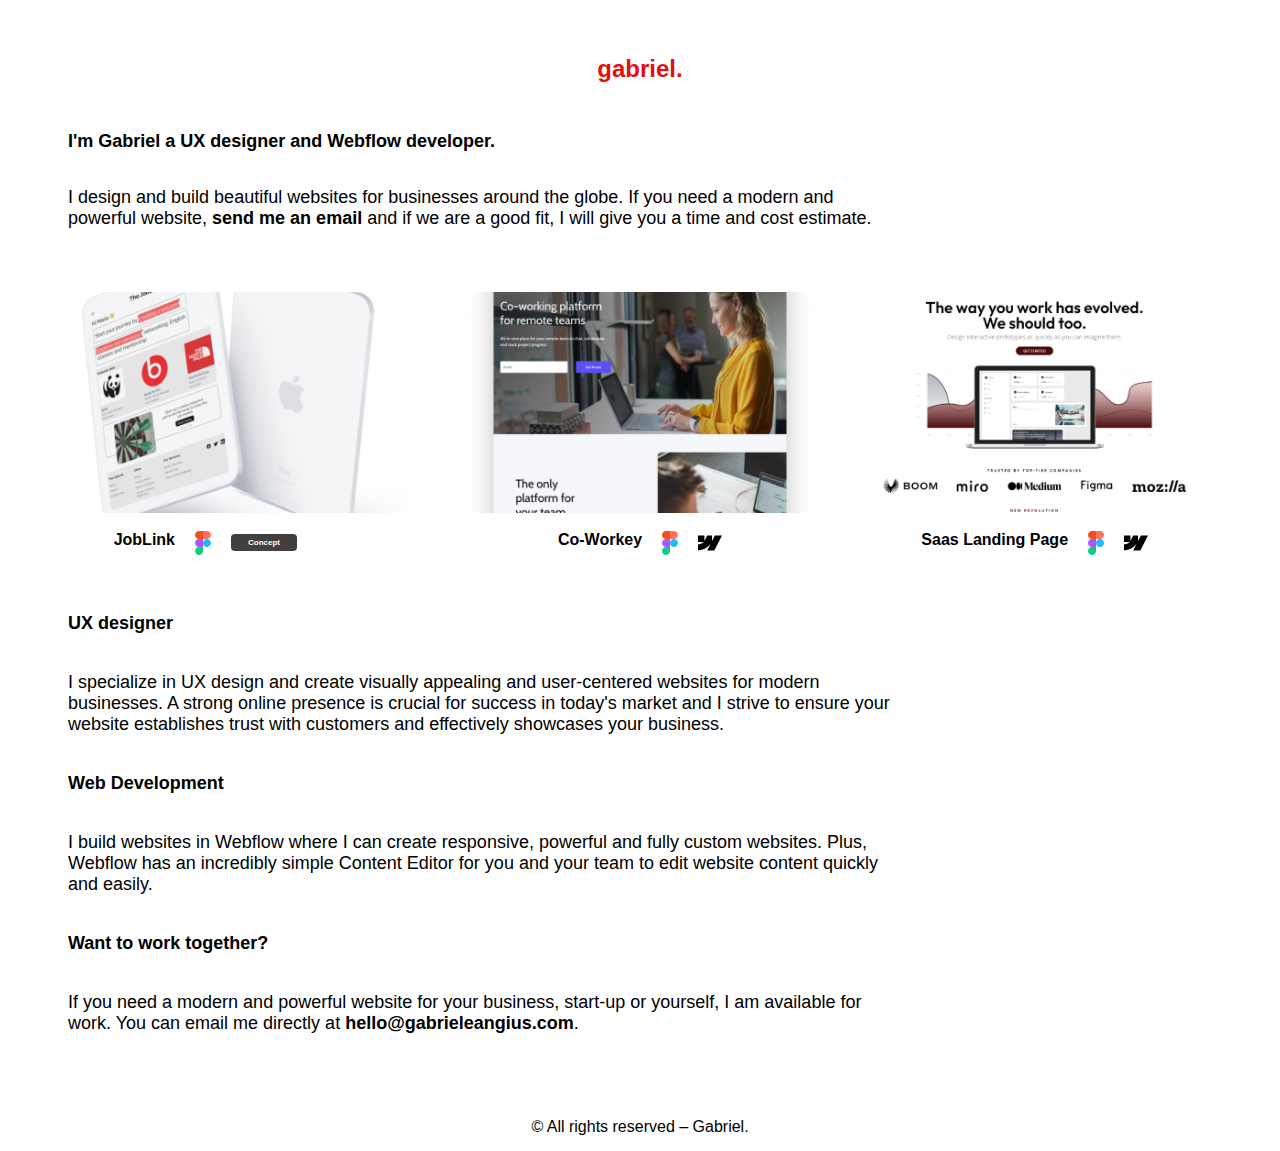
<file: index.html>
<!DOCTYPE html>
<html lang="en">
<head>
    <meta charset="UTF-8">
    <meta name="viewport" content="width=device-width, initial-scale=1.0">
    <title>Gabriel's Portfolio</title>
    <link rel="stylesheet" href="style.css">
</head>
<body>
    <div class="container">
        <div class="content-wrapper">
          <div class="logo">
                <a href="index.html" style="text-decoration: none; color: inherit;">
                  gabriel<span style="color: rgba(228, 16, 16, 1)">.</span>
               </a>
          </div>  
          <h2 class="intro-heading">I'm Gabriel a UX designer and Webflow developer.</h2>
          <p class="intro-text">
            I design and build beautiful websites for businesses around the globe. If you need a modern and powerful website,
            <a href="mailto:hello@gabrieleangius.com" class="black-link">send me an email</a>
            and if we are a good fit, I will give you a time and cost estimate.
          </p>
          <section class="portfolio-section">
            <div class="portfolio-grid">
              <div class="portfolio-column">
                <div class="portfolio-item">
                  <img src="img/the job link thumbnail.png" alt="The JobLink portfolio item" class="portfolio-image" />
                  <div class="portfolio-details">
                    <div class="portfolio-title"><a href="thejoblink.html" > JobLink</a></div>
                    <img src="img/figma-logo.svg" alt="Figma icon" class="portfolio-arrow" />
                    <div class="portfolio-tag">
                      <div class="portfolio-tag-text">Concept</div>
                    </div>
                  </div>
                </div>
              </div>
              <div class="portfolio-column-2">
                <div class="portfolio-item-2">
                  <img src="img/co-workey thumbnail.png" alt="Co-Workey portfolio item" class="portfolio-image" />
                  <div class="portfolio-details-2">
                    <div class="portfolio-title-2"><a href="https://co-workey.webflow.io/" target="_blank">Co-Workey</a></div>
                    <img src="img/figma-logo.svg" alt="Figma icon" class="portfolio-arrow-2" />
                    <img src="img/webflow-logo.svg" alt="webflow-logo" class="portfolio-external-link-2" />
                  </div>
                </div>
              </div>
              <div class="portfolio-column-3">
                <div class="portfolio-item-3">
                  <img src="img/card-saas.png" alt="Saas landing page" class="portfolio-image" />
                  <div class="portfolio-details-3">
                    <div class="portfolio-title-3"><a href="https://new-worl.design.webflow.com/" target="_blank">Saas Landing Page</a></div>
                    <img src="img/figma-logo.svg" alt="figma icon" class="portfolio-arrow-3" />
                    <img src="img/webflow-logo.svg" alt="webflow-logo" class="portfolio-external-link-3" />
                  </div>
                </div>
              </div>
            </div>
          </section>
          <h3 class="ux-design-heading">UX designer</h3>
          <p class="ux-design-text">
            I specialize in UX design and create visually appealing and user-centered websites for modern businesses. A strong online presence is crucial for success in today's market and I strive to ensure your website establishes trust with customers and effectively showcases your business.
          </p>
          <h3 class="web-dev-heading">Web Development</h3>
          <p class="web-dev-text">
            I build websites in Webflow where I can create responsive, powerful and fully custom websites. Plus, Webflow has an incredibly simple Content Editor for you and your team to edit website content quickly and easily.
          </p>
          <h3 class="cta-heading">Want to work together?</h3>
          <p class="cta-text">
            If you need a modern and powerful website for your business, start-up or yourself, I am available for work. You can email me directly at <a href="mailto:hello@gabriele.angius.com" class="black-link">hello@gabrieleangius.com</a>.
            
          </p>
          <footer class="footer">© All rights reserved – Gabriel.</footer>
        </div>
      </div>
</body>
</html>
</file>
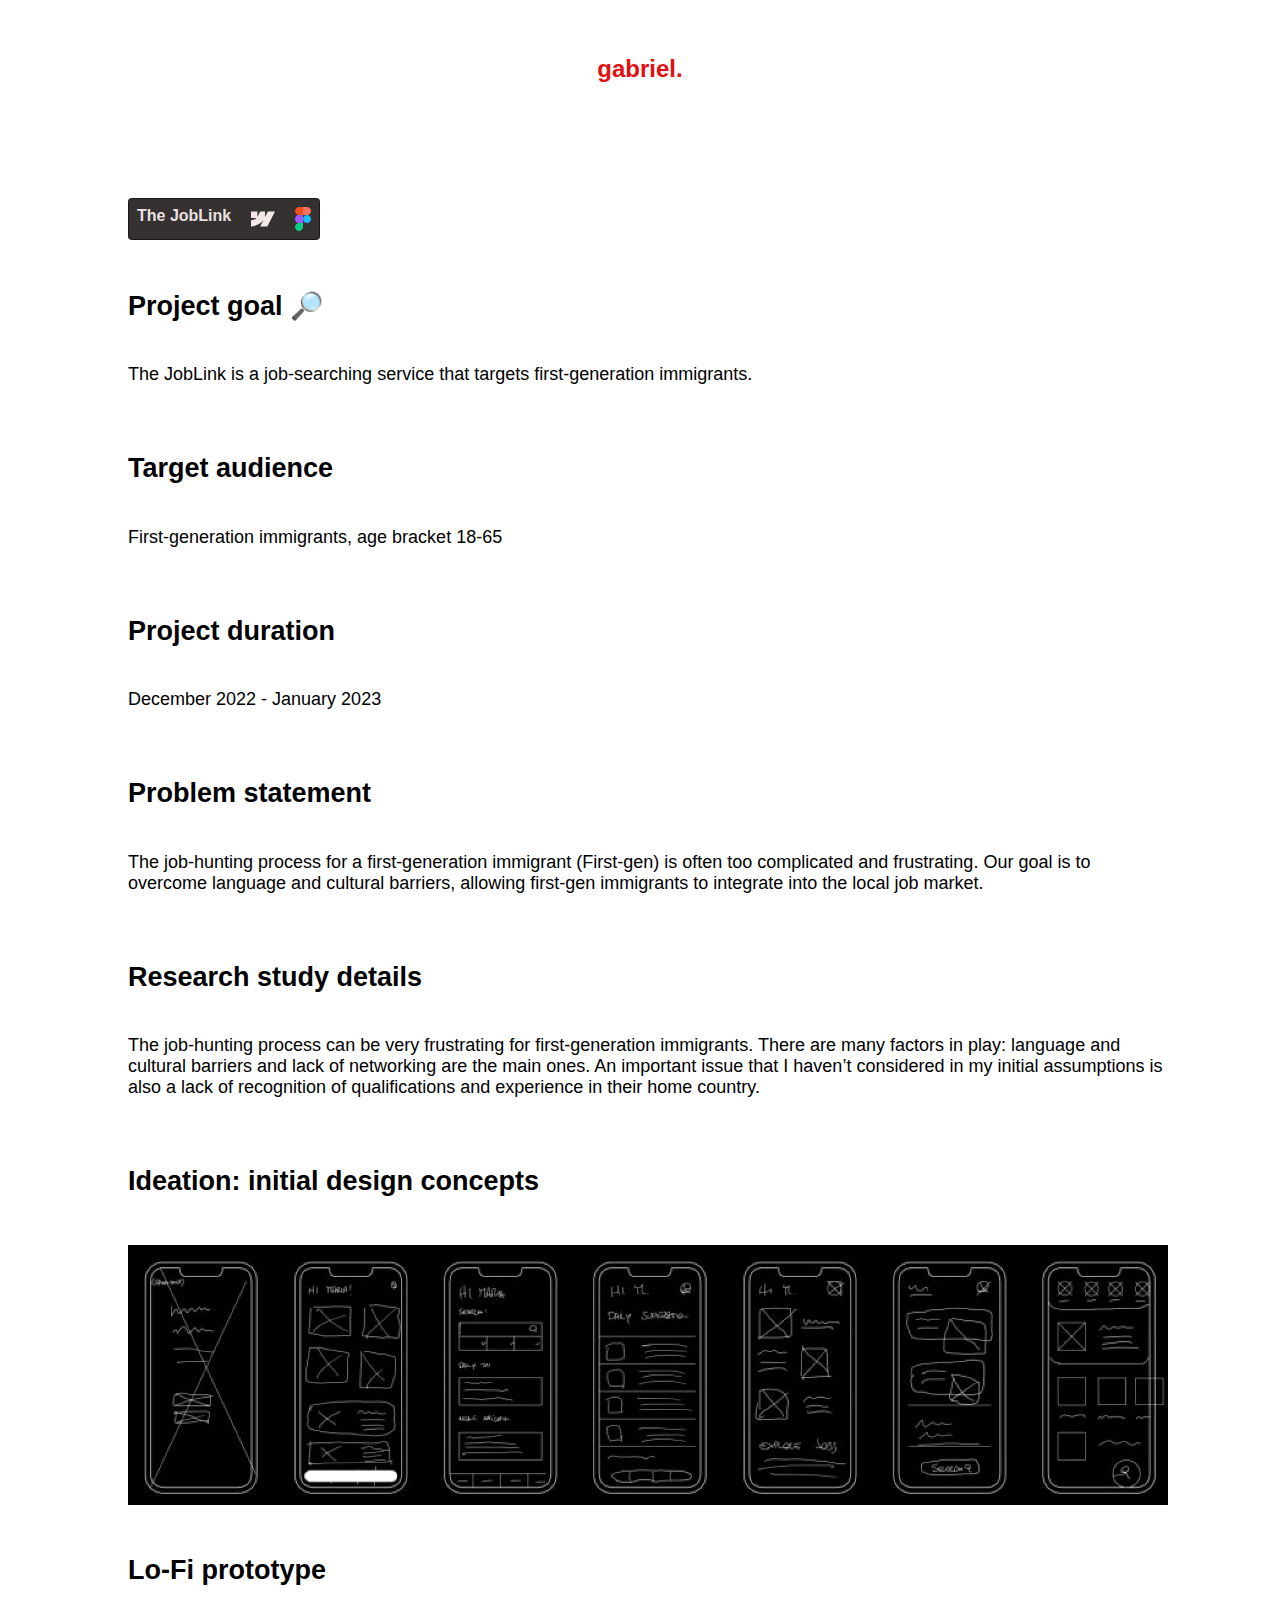
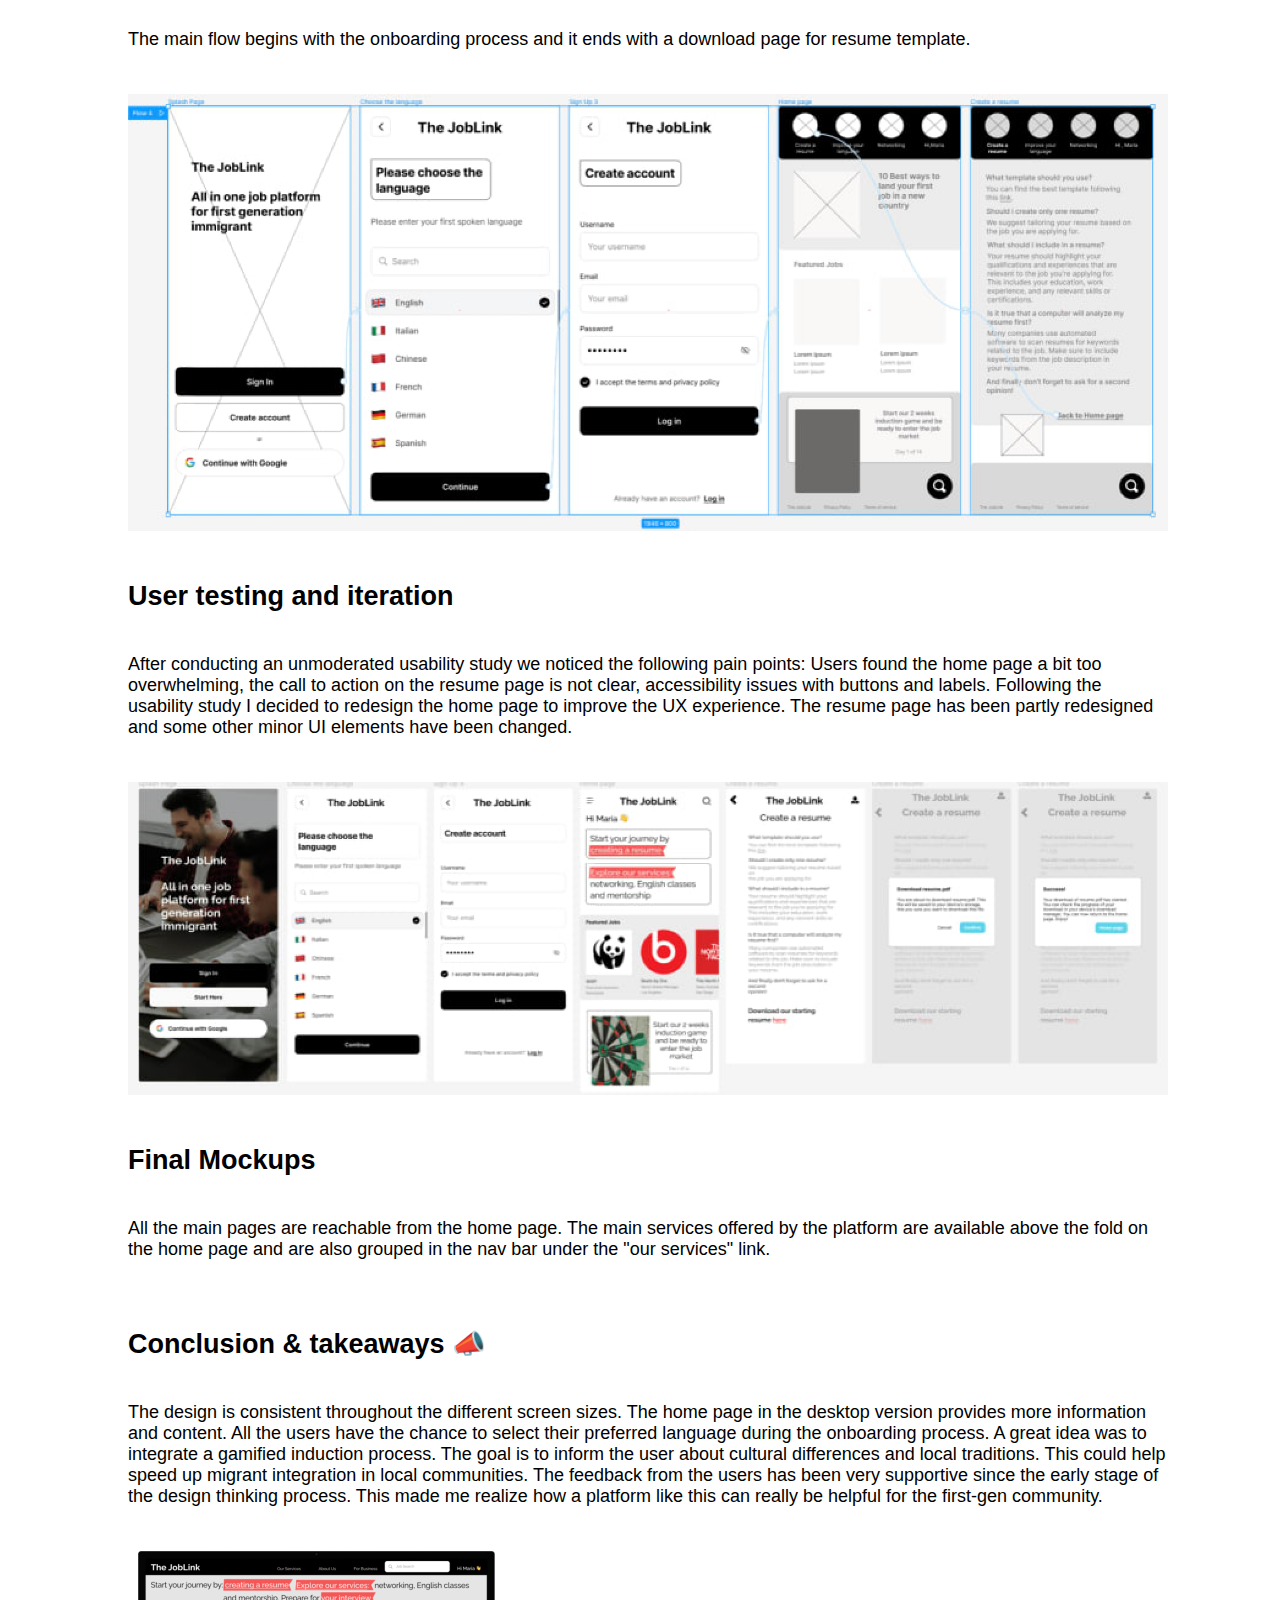
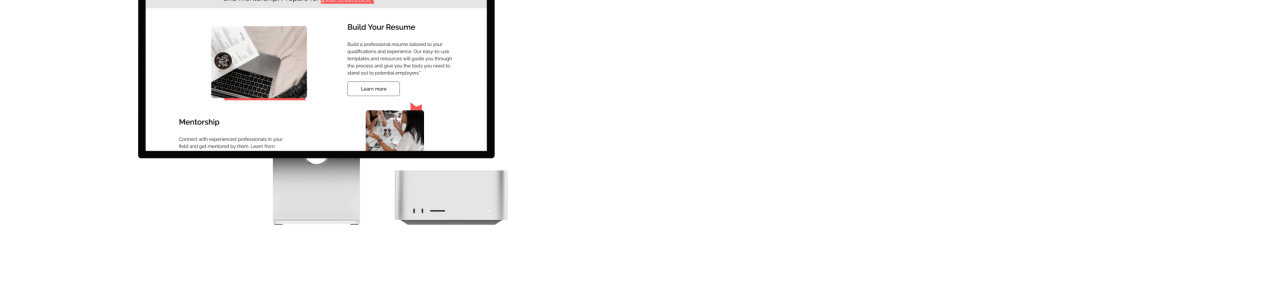
<file: thejoblink.html>
<!DOCTYPE html>
<html lang="en">
<head>
    <meta charset="UTF-8">
    <meta name="viewport" content="width=device-width, initial-scale=1.0">
    <title>The Job Link</title>
    <link rel="stylesheet" href="style.css">
    <!-- Add other head elements like CSS links, JavaScript files, etc. -->
</head>
<body>
    <div class="container">
        <div class="content-wrapper">
            <div class="logo">
                <a href="index.html" style="text-decoration: none; color: inherit;">
                    gabriel<span style="color: rgba(228, 16, 16, 1)">.</span>
                </a>
            </div>
        </div>
    </div>
    <section class="container-page-project">
    <div class="main-content">
    <header class="header-project">
        <div class="title-project">The JobLink</div>
        <img src="img/the job link/webflow-light.svg" alt="JobLink Logo" class="icon-small" />
        <img src="img/the job link/figma.svg" alt="Secondary Logo" class="icon-tiny" />
    </header>
    <h2 class="section-title">Project goal 🔎</h2>
    <p class="section-content">The JobLink is a job-searching service that targets first-generation immigrants.</p>
    <h2 class="section-title">Target audience</h2>
    <p class="section-content">First-generation immigrants, age bracket 18-65</p>
    <h2 class="section-title">Project duration</h2>
    <p class="section-content">December 2022 - January 2023</p>
    <h2 class="section-title">Problem statement</h2>
    <p class="section-content">The job-hunting process for a first-generation immigrant (First-gen) is often too complicated and frustrating. Our goal is to overcome language and cultural barriers, allowing first-gen immigrants to integrate into the local job market.</p>
    <h2 class="section-title">Research study details</h2>
    <p class="section-content">The job-hunting process can be very frustrating for first-generation immigrants. There are many factors in play: language and cultural barriers and lack of networking are the main ones. An important issue that I haven’t considered in my initial assumptions is also a lack of recognition of qualifications and experience in their home country.</p>
    <h2 class="section-title">Ideation: initial design concepts</h2>
    <img src="img/the job link/lo-fi.png" alt="Initial Design Concepts" class="image-large" />
    <h2 class="section-title">Lo-Fi prototype</h2>
    <p class="section-content">The main flow begins with the onboarding process and it ends with a download page for resume template.</p>
    <img src="img/the job link/wireframe 1.png" alt="Lo-Fi Prototype" class="image-medium" />
    <h2 class="section-title">User testing and iteration</h2>
    <p class="section-content">After conducting an unmoderated usability study we noticed the following pain points: Users found the home page a bit too overwhelming, the call to action on the resume page is not clear, accessibility issues with buttons and labels. Following the usability study I decided to redesign the home page to improve the UX experience. The resume page has been partly redesigned and some other minor UI elements have been changed.</p>
    <img src="img/the job link/hi-fi.png" alt="User Testing and Iteration" class="image-small" />
    <h2 class="section-title">Final Mockups</h2>
    <p class="section-content">All the main pages are reachable from the home page. The main services offered by the platform are available above the fold on the home page and are also grouped in the nav bar under the "our services" link.</p>
    <h2 class="section-title">Conclusion & takeaways 📣</h2>
    <p class="section-content">The design is consistent throughout the different screen sizes. The home page in the desktop version provides more information and content. All the users have the chance to select their preferred language during the onboarding process. A great idea was to integrate a gamified induction process. The goal is to inform the user about cultural differences and local traditions. This could help speed up migrant integration in local communities. The feedback from the users has been very supportive since the early stage of the design thinking process. This made me realize how a platform like this can really be helpful for the first-gen community.</p>
    <img src="img/the job link/mockup 1.png" alt="Final Mockups" class="image-tiny" />
    </div>
    </section>
</body>
</html>
</file>
<file: style.css>
a:link { 
  color: #000;
  text-decoration: none;
}
a::after {
  color: #000;
}

a {
  color: #000; /* or color: black; */
  text-decoration: none; /* remove underline */
}

.container {
    background-color: #fff;
    display: flex;
    flex-direction: column;
    align-items: center;
    padding: 47px 60px 7px;
  }

  @media (max-width: 991px) {
    .container {
      padding: 0 20px;
    }
  }

  .content-wrapper {
    display: flex;
    width: 100%;
    max-width: 1209px;
    flex-direction: column;
    align-items: start;
  }

  @media (max-width: 991px) {
    .content-wrapper {
      max-width: 100%;
    }
  }

  .logo {
    color: #e41010;
    align-self: center;
    font: 700 24px Poppins, sans-serif;
  }

  .intro-heading {
    color: #000;
    margin-top: 48px;
    font: 700 18px Inter, sans-serif;
  }

  @media (max-width: 991px) {
    .intro-heading {
      max-width: 100%;
      margin-top: 40px;
    }
  }

  .intro-text {
    color: #000;
    text-decoration-line: none;
    margin-top: 20px;
    width: 831px;
    font: 400 18px Inter, sans-serif;
  }

  @media (max-width: 991px) {
    .intro-text {
      max-width: 100%;
    }
  }

  .portfolio-section {
    align-self: stretch;
    margin-top: 45px;
  }

  @media (max-width: 991px) {
    .portfolio-section {
      max-width: 100%;
      margin-top: 40px;
    }
  }

  .portfolio-grid {
    gap: 20px;
    display: flex;
  }

  @media (max-width: 991px) {
    .portfolio-grid {
      flex-direction: column;
      align-items: center;
      gap: 24px;
    }
  }

  .portfolio-column {
    display: flex;
    flex-direction: column;
    line-height: normal;
    width: 33%;
    margin-left: 0px;
  }

  @media (max-width: 991px) {
    .portfolio-column {
      width: 65%;
    }
  }

  .portfolio-item {
    display: flex;
    flex-grow: 1;
    flex-direction: column;
  }

  @media (max-width: 991px) {
    .portfolio-item {
      margin-top: 24px;
    }
  }

  .portfolio-image {
    aspect-ratio: auto;
    object-fit: cover;
    object-position: center;
    width: 100%;
    
  }

  .portfolio-details {
    justify-content: center;
    display: flex;
    margin-top: 10px;
    gap: 20px;
    padding: 8px 80px 8px 0;
  }

  @media (max-width: 991px) {
    .portfolio-details {
      padding-right: 20px;
    }
  }

  .portfolio-title {
    color: #000;
    font: 600 16px Poppins, sans-serif;
  }

  .portfolio-arrow {
    aspect-ratio: 0.67;
    object-fit: auto;
    object-position: center;
    width: 16px;
  }

  .portfolio-tag {
    display: flex;
    flex-direction: center;
    font-size: 8px;
    color: #fafafa;
    font-weight: 700;
    white-space: nowrap;
    text-align: center;
    justify-content: center;
    margin: auto 0;
  }

  @media (max-width: 991px) {
    .portfolio-tag {
      white-space: initial;
    }
  }

  .portfolio-tag-text {
    font-family: Yu Gothic UI, sans-serif;
    border-radius: 4px;
    background-color: #443f3f;
    justify-content: center;
    padding: 4px 17px;
  }

  @media (max-width: 991px) {
    .portfolio-tag-text {
      white-space: initial;
    }
  }

  .portfolio-external-link {
    aspect-ratio: 1;
    object-fit: auto;
    object-position: center;
    width: 24px;
  }

  .portfolio-column-2 {
    display: flex;
    flex-direction: column;
    line-height: normal;
    width: 33%;
    margin-left: 20px;
  }

  @media (max-width: 991px) {
    .portfolio-column-2 {
      width: 65%;
    }
  }

  .portfolio-item-2 {
    display: flex;
    flex-grow: 1;
    flex-direction: column;
    font-size: 16px;
    color: #000;
    font-weight: 600;
    white-space: nowrap;
  }

  @media (max-width: 991px) {
    .portfolio-item-2 {
      margin-top: 24px;
      white-space: initial;
    }
  }

  .portfolio-details-2 {
    justify-content: center;
    align-self: center;
    display: flex;
    margin-top: 10px;
    gap: 20px;
    padding: 8px 0;
  }

  @media (max-width: 991px) {
    .portfolio-details-2 {
      white-space: initial;
    }
  }

  .portfolio-title-2 {
    font-family: Poppins, sans-serif;
  }

  .portfolio-arrow-2 {
    aspect-ratio: 0.67;
    object-fit: auto;
    object-position: center;
    width: 16px;
  }

  .portfolio-external-link-2 {
    aspect-ratio: 1;
    object-fit: auto;
    object-position: center;
    width: 24px;
  }

  .portfolio-column-3 {
    display: flex;
    flex-direction: column;
    line-height: normal;
    width: 33%;
    margin-left: 20px;
  }

  @media (max-width: 991px) {
    .portfolio-column-3 {
      width: 65%;
    }
  }

  .portfolio-item-3 {
    display: flex;
    flex-grow: 1;
    flex-direction: column;
    font-size: 16px;
    color: #000;
    font-weight: 600;
    white-space: nowrap;
  }

  @media (max-width: 991px) {
    .portfolio-item-3 {
      margin-top: 24px;
      white-space: initial;
    }
  }

  .portfolio-details-3 {
    justify-content: center;
    align-self: center;
    display: flex;
    margin-top: 10px;
    gap: 20px;
    padding: 8px 0;
  }

  @media (max-width: 991px) {
    .portfolio-details-3 {
      white-space: initial;
    }
  }

  .portfolio-title-3 {
    font-family: Poppins, sans-serif;
  }

  .portfolio-arrow-3 {
    aspect-ratio: 0.67;
    object-fit: auto;
    object-position: center;
    width: 16px;
  }

  .portfolio-external-link-3 {
    aspect-ratio: 1;
    object-fit: auto;
    object-position: center;
    width: 24px;
  }

  .ux-design-heading {
    color: #000;
    margin-top: 50px;
    font: 700 18px Inter, sans-serif;
  }

  @media (max-width: 991px) {
    .ux-design-heading {
      max-width: 100%;
      margin-top: 40px;
    }
  }

  .ux-design-text {
    color: #000;
    margin-top: 20px;
    width: 831px;
    font: 400 18px Inter, sans-serif;
  }

  @media (max-width: 991px) {
    .ux-design-text {
      max-width: 100%;
    }
  }

  .web-dev-heading {
    color: #000;
    margin-top: 20px;
    font: 700 18px Inter, sans-serif;
  }

  @media (max-width: 991px) {
    .web-dev-heading {
      max-width: 100%;
    }
  }

  .web-dev-text {
    color: #000;
    margin-top: 20px;
    width: 831px;
    font: 400 18px Inter, sans-serif;
  }

  @media (max-width: 991px) {
    .web-dev-text {
      max-width: 100%;
    }
  }

  .cta-heading {
    color: #000;
    margin-top: 20px;
    font: 700 18px Inter, sans-serif;
  }

  @media (max-width: 991px) {
    .cta-heading {
      max-width: 100%;
    }
  }

  .cta-text {
    color: #000;
    margin-top: 20px;
    width: 831px;
    font: 400 18px Inter, sans-serif;
  }

  @media (max-width: 991px) {
    .cta-text {
      max-width: 100%;
    }
  }

  .footer {
    color: #000;
    align-self: center;
    margin-top: 66px;
    font: 400 16px Poppins, sans-serif;
  }

  @media (max-width: 991px) {
    .footer {
      margin-top: 40px;
    }
  }

  .black-link {
    color: black;
    text-decoration: none;
    font-weight: 700;
}

 /* the job link page style */




 .container-page-project {
  background-color: #fff;
  display: flex;
  flex-direction: column;
  align-items: start;
  font-size: 18px;
  color: #000;
  font-weight: 700;
  padding: 0px 60px 40px;
}

@media (max-width: 991px) {
  .container-page-project {
    padding: 0 20px;
  }
}

.main-content {
  display: flex;
  margin-left: 60px;
  width: 1040px;
  max-width: 100%;
  flex-direction: column;
  padding: 32px 0 16px;
}

.header-project {
  justify-content: center;
  border-radius: 4px;
  border: 1px solid rgba(0, 0, 0, 0.5);
  background-color: #353131;
  align-self: start;
  display: flex;
  margin-top: 76px;
  gap: 20px;
  font-size: 16px;
  color: #eae0e0;
  font-weight: 600;
  padding: 8px;
}

@media (max-width: 991px) {
  .header-project {
    margin-top: 40px;
  }
}

.title-project {
  font-family: Poppins, sans-serif;
}

.icon-small {
  aspect-ratio: 1;
  object-fit: auto;
  object-position: center;
  width: 24px;
}

.icon-tiny {
  aspect-ratio: 0.67;
  object-fit: auto;
  object-position: center;
  width: 16px;
}

.section-title {
  font-family: Inter, sans-serif;
  margin-top: 50px;
}

@media (max-width: 991px) {
  .section-title {
    max-width: 100%;
    margin-top: 40px;
  }
}

.section-content {
  font-family: Inter, sans-serif;
  font-weight: 400;
  margin-top: 20px;
}

@media (max-width: 991px) {
  .section-content {
    max-width: 100%;
  }
}

.image-large {
  aspect-ratio: 4;
  object-fit: auto;
  object-position: center;
  width: 100%;
  align-self: start;
  margin-top: 26px;
}

@media (max-width: 991px) {
  .image-large {
    max-width: 100%;
  }
}

.image-medium {
  aspect-ratio: 2.38;
  object-fit: auto;
  object-position: center;
  width: 100%;
  align-self: start;
  margin-top: 26px;
}

@media (max-width: 991px) {
  .image-medium {
    max-width: 100%;
  }
}

.image-small {
  aspect-ratio: 3.33;
  object-fit: auto;
  object-position: center;
  width: 100%;
  margin-top: 26px;
}

@media (max-width: 991px) {
  .image-small {
    max-width: 100%;
  }
}

.image-tiny {
  aspect-ratio: 1.35;
  object-fit: auto;
  object-position: center;
  width: 370px;
  max-width: 100%;
  margin: 26px 0 0 10px;
}

.visually-hidden {
  position: absolute;
  width: 1px;
  height: 1px;
  padding: 0;
  margin: -1px;
  overflow: hidden;
  clip: rect(0, 0, 0, 0);
  border: 0;
}
</file>
